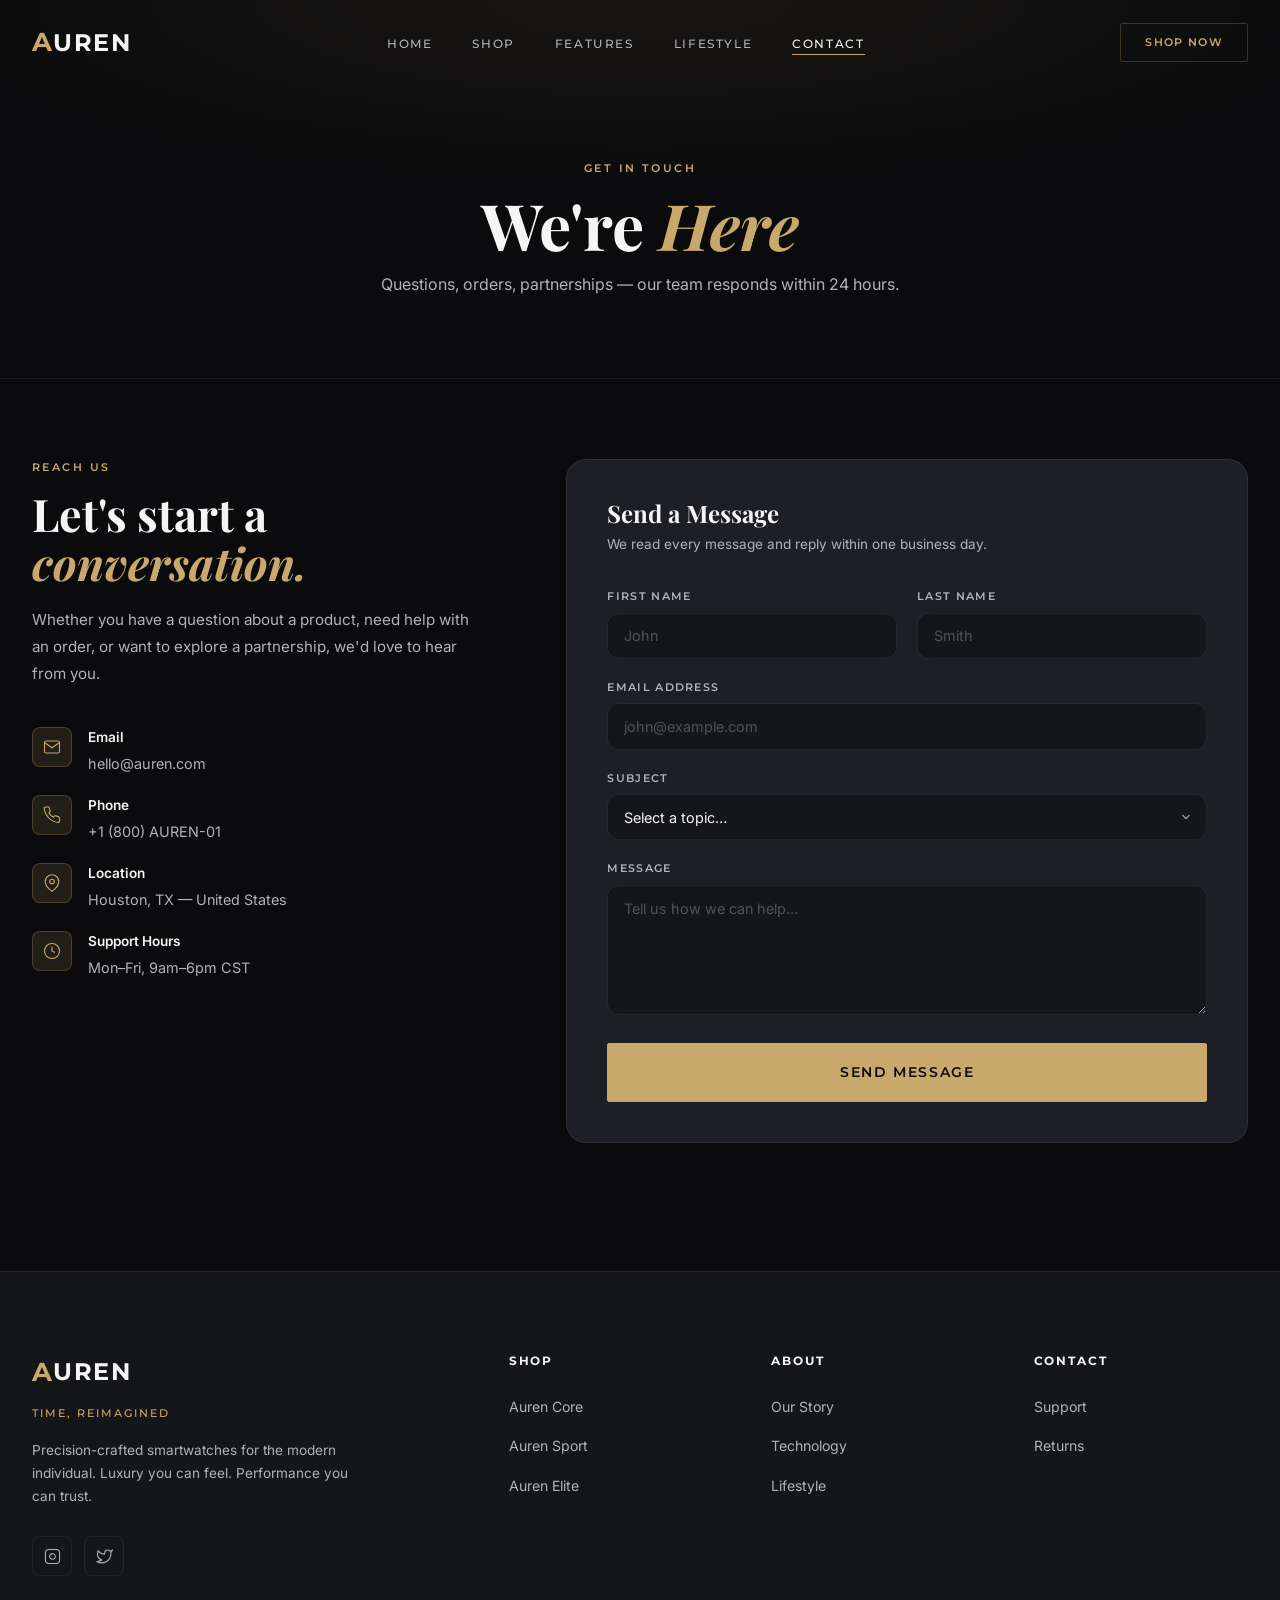
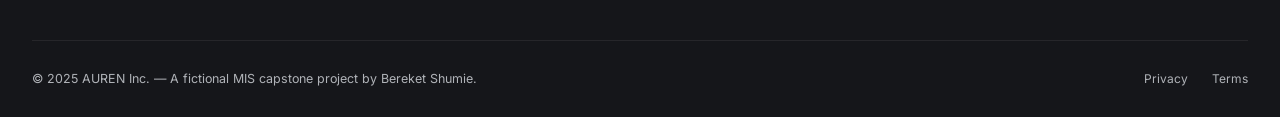
<file: contact.html>
<!DOCTYPE html>
<html lang="en">
<head>
  <meta charset="UTF-8" />
  <meta name="viewport" content="width=device-width, initial-scale=1.0" />
  <title>Contact — AUREN</title>
  <link rel="stylesheet" href="css/style.css" />
  <link rel="preconnect" href="https://fonts.googleapis.com" />
  <link rel="preconnect" href="https://fonts.gstatic.com" crossorigin />
  <link href="https://fonts.googleapis.com/css2?family=Playfair+Display:ital,wght@0,400;0,600;0,700;1,400&family=Montserrat:wght@300;400;500;600;700&family=Inter:wght@300;400;500&display=swap" rel="stylesheet" />
</head>
<body>
 
  <nav class="nav" id="navbar">
    <div class="nav__inner">
      <a href="index.html" class="nav__logo">
        <span class="nav__logo-mark">A</span>
        <span class="nav__logo-text">UREN</span>
      </a>
      <ul class="nav__links">
        <li><a href="index.html" class="nav__link">Home</a></li>
        <li><a href="shop.html" class="nav__link">Shop</a></li>
        <li><a href="features.html" class="nav__link">Features</a></li>
        <li><a href="lifestyle.html" class="nav__link">Lifestyle</a></li>
        <li><a href="contact.html" class="nav__link active">Contact</a></li>
      </ul>
      <div class="nav__actions">
        <a href="shop.html" class="btn btn--outline btn--sm">Shop Now</a>
        <button class="nav__hamburger" id="hamburger" aria-label="Toggle menu">
          <span></span><span></span><span></span>
        </button>
      </div>
    </div>
    <div class="nav__mobile" id="mobileMenu">
      <ul>
        <li><a href="index.html">Home</a></li>
        <li><a href="shop.html">Shop</a></li>
        <li><a href="features.html">Features</a></li>
        <li><a href="lifestyle.html">Lifestyle</a></li>
        <li><a href="contact.html">Contact</a></li>
      </ul>
    </div>
  </nav>
 
  <!-- PAGE HERO -->
  <div class="page-hero">
    <div class="container page-hero__inner">
      <p class="section__eyebrow">Get in Touch</p>
      <h1 class="page-hero__title">We're <em>Here</em></h1>
      <p class="page-hero__sub">Questions, orders, partnerships — our team responds within 24 hours.</p>
    </div>
  </div>
 
  <!-- CONTACT SECTION -->
  <section class="contact-section">
    <div class="container">
      <div class="contact-grid">
 
        <!-- Contact Info -->
        <div>
          <p class="section__eyebrow" style="text-align:left; margin-bottom: 0.75rem;">Reach Us</p>
          <h2 class="contact-info__title">Let's start a<br /><em>conversation.</em></h2>
          <p class="contact-info__desc">Whether you have a question about a product, need help with an order, or want to explore a partnership, we'd love to hear from you.</p>
 
          <div class="contact-detail">
            <div class="contact-detail__item">
              <div class="contact-detail__icon">
                <svg viewBox="0 0 24 24" fill="none" stroke="currentColor" stroke-width="1.5"><path d="M4 4h16c1.1 0 2 .9 2 2v12c0 1.1-.9 2-2 2H4c-1.1 0-2-.9-2-2V6c0-1.1.9-2 2-2z"/><polyline points="22,6 12,13 2,6"/></svg>
              </div>
              <div class="contact-detail__text">
                <strong>Email</strong>
                hello@auren.com
              </div>
            </div>
            <div class="contact-detail__item">
              <div class="contact-detail__icon">
                <svg viewBox="0 0 24 24" fill="none" stroke="currentColor" stroke-width="1.5"><path d="M22 16.92v3a2 2 0 0 1-2.18 2 19.79 19.79 0 0 1-8.63-3.07A19.5 19.5 0 0 1 4.69 12 19.79 19.79 0 0 1 1.61 3.41 2 2 0 0 1 3.6 1.25h3a2 2 0 0 1 2 1.72 12.84 12.84 0 0 0 .7 2.81 2 2 0 0 1-.45 2.11L7.91 9a16 16 0 0 0 6 6l.91-1.41a2 2 0 0 1 2.11-.45 12.84 12.84 0 0 0 2.81.7A2 2 0 0 1 21.75 16z"/></svg>
              </div>
              <div class="contact-detail__text">
                <strong>Phone</strong>
                +1 (800) AUREN-01
              </div>
            </div>
            <div class="contact-detail__item">
              <div class="contact-detail__icon">
                <svg viewBox="0 0 24 24" fill="none" stroke="currentColor" stroke-width="1.5"><path d="M21 10c0 7-9 13-9 13s-9-6-9-13a9 9 0 0 1 18 0z"/><circle cx="12" cy="10" r="3"/></svg>
              </div>
              <div class="contact-detail__text">
                <strong>Location</strong>
                Houston, TX — United States
              </div>
            </div>
            <div class="contact-detail__item">
              <div class="contact-detail__icon">
                <svg viewBox="0 0 24 24" fill="none" stroke="currentColor" stroke-width="1.5"><circle cx="12" cy="12" r="10"/><polyline points="12 6 12 12 16 14"/></svg>
              </div>
              <div class="contact-detail__text">
                <strong>Support Hours</strong>
                Mon–Fri, 9am–6pm CST
              </div>
            </div>
          </div>
        </div>
 
        <!-- Contact Form -->
        <div class="contact-form">
          <h3 style="font-family: var(--font-heading); font-size: 1.5rem; color: var(--text); margin-bottom: 0.5rem;">Send a Message</h3>
          <p style="font-size: 0.85rem; color: var(--text2); margin-bottom: 2rem;">We read every message and reply within one business day.</p>
 
          <form>
            <div class="form-row">
              <div class="form-group">
                <label for="fname">First Name</label>
                <input type="text" id="fname" name="fname" placeholder="John" required />
              </div>
              <div class="form-group">
                <label for="lname">Last Name</label>
                <input type="text" id="lname" name="lname" placeholder="Smith" required />
              </div>
            </div>
 
            <div class="form-group">
              <label for="email">Email Address</label>
              <input type="email" id="email" name="email" placeholder="john@example.com" required />
            </div>
 
            <div class="form-group">
              <label for="subject">Subject</label>
              <select id="subject" name="subject">
                <option value="" disabled selected>Select a topic…</option>
                <option value="order">Order Inquiry</option>
                <option value="product">Product Question</option>
                <option value="support">Technical Support</option>
                <option value="warranty">Warranty / Returns</option>
                <option value="partnership">Partnership</option>
                <option value="other">Other</option>
              </select>
            </div>
 
            <div class="form-group">
              <label for="message">Message</label>
              <textarea id="message" name="message" placeholder="Tell us how we can help…" required></textarea>
            </div>
 
            <button type="submit" class="btn btn--gold btn--lg form-submit">Send Message</button>
          </form>
        </div>
 
      </div>
    </div>
  </section>
 
  <!-- FOOTER -->
  <footer class="footer">
    <div class="container">
      <div class="footer__top">
        <div class="footer__brand">
          <a href="index.html" class="nav__logo footer__logo"><span class="nav__logo-mark">A</span><span class="nav__logo-text">UREN</span></a>
          <p class="footer__tagline">Time, Reimagined</p>
          <p class="footer__about">Precision-crafted smartwatches for the modern individual. Luxury you can feel. Performance you can trust.</p>
          <div class="footer__social">
            <a href="#" class="footer__social-link" aria-label="Instagram"><svg viewBox="0 0 24 24" fill="none" stroke="currentColor" stroke-width="1.5"><rect x="2" y="2" width="20" height="20" rx="5"/><path d="M16 11.37A4 4 0 1 1 12.63 8 4 4 0 0 1 16 11.37z"/><line x1="17.5" y1="6.5" x2="17.51" y2="6.5"/></svg></a>
            <a href="#" class="footer__social-link" aria-label="Twitter"><svg viewBox="0 0 24 24" fill="none" stroke="currentColor" stroke-width="1.5"><path d="M23 3a10.9 10.9 0 0 1-3.14 1.53 4.48 4.48 0 0 0-7.86 3v1A10.66 10.66 0 0 1 3 4s-4 9 5 13a11.64 11.64 0 0 1-7 2c9 5 20 0 20-11.5a4.5 4.5 0 0 0-.08-.83A7.72 7.72 0 0 0 23 3z"/></svg></a>
          </div>
        </div>
        <div class="footer__col">
          <h4 class="footer__col-title">Shop</h4>
          <ul class="footer__links"><li><a href="shop.html">Auren Core</a></li><li><a href="shop.html">Auren Sport</a></li><li><a href="shop.html">Auren Elite</a></li></ul>
        </div>
        <div class="footer__col">
          <h4 class="footer__col-title">About</h4>
          <ul class="footer__links"><li><a href="#">Our Story</a></li><li><a href="features.html">Technology</a></li><li><a href="lifestyle.html">Lifestyle</a></li></ul>
        </div>
        <div class="footer__col">
          <h4 class="footer__col-title">Contact</h4>
          <ul class="footer__links"><li><a href="contact.html">Support</a></li><li><a href="contact.html">Returns</a></li></ul>
        </div>
      </div>
      <div class="footer__bottom">
        <p class="footer__copy">© 2025 AUREN Inc. — A fictional MIS capstone project by Bereket Shumie.</p>
        <div class="footer__legal"><a href="#">Privacy</a><a href="#">Terms</a></div>
      </div>
    </div>
  </footer>
 
  <script src="js/main.js"></script>
</body>
</html>
</file>
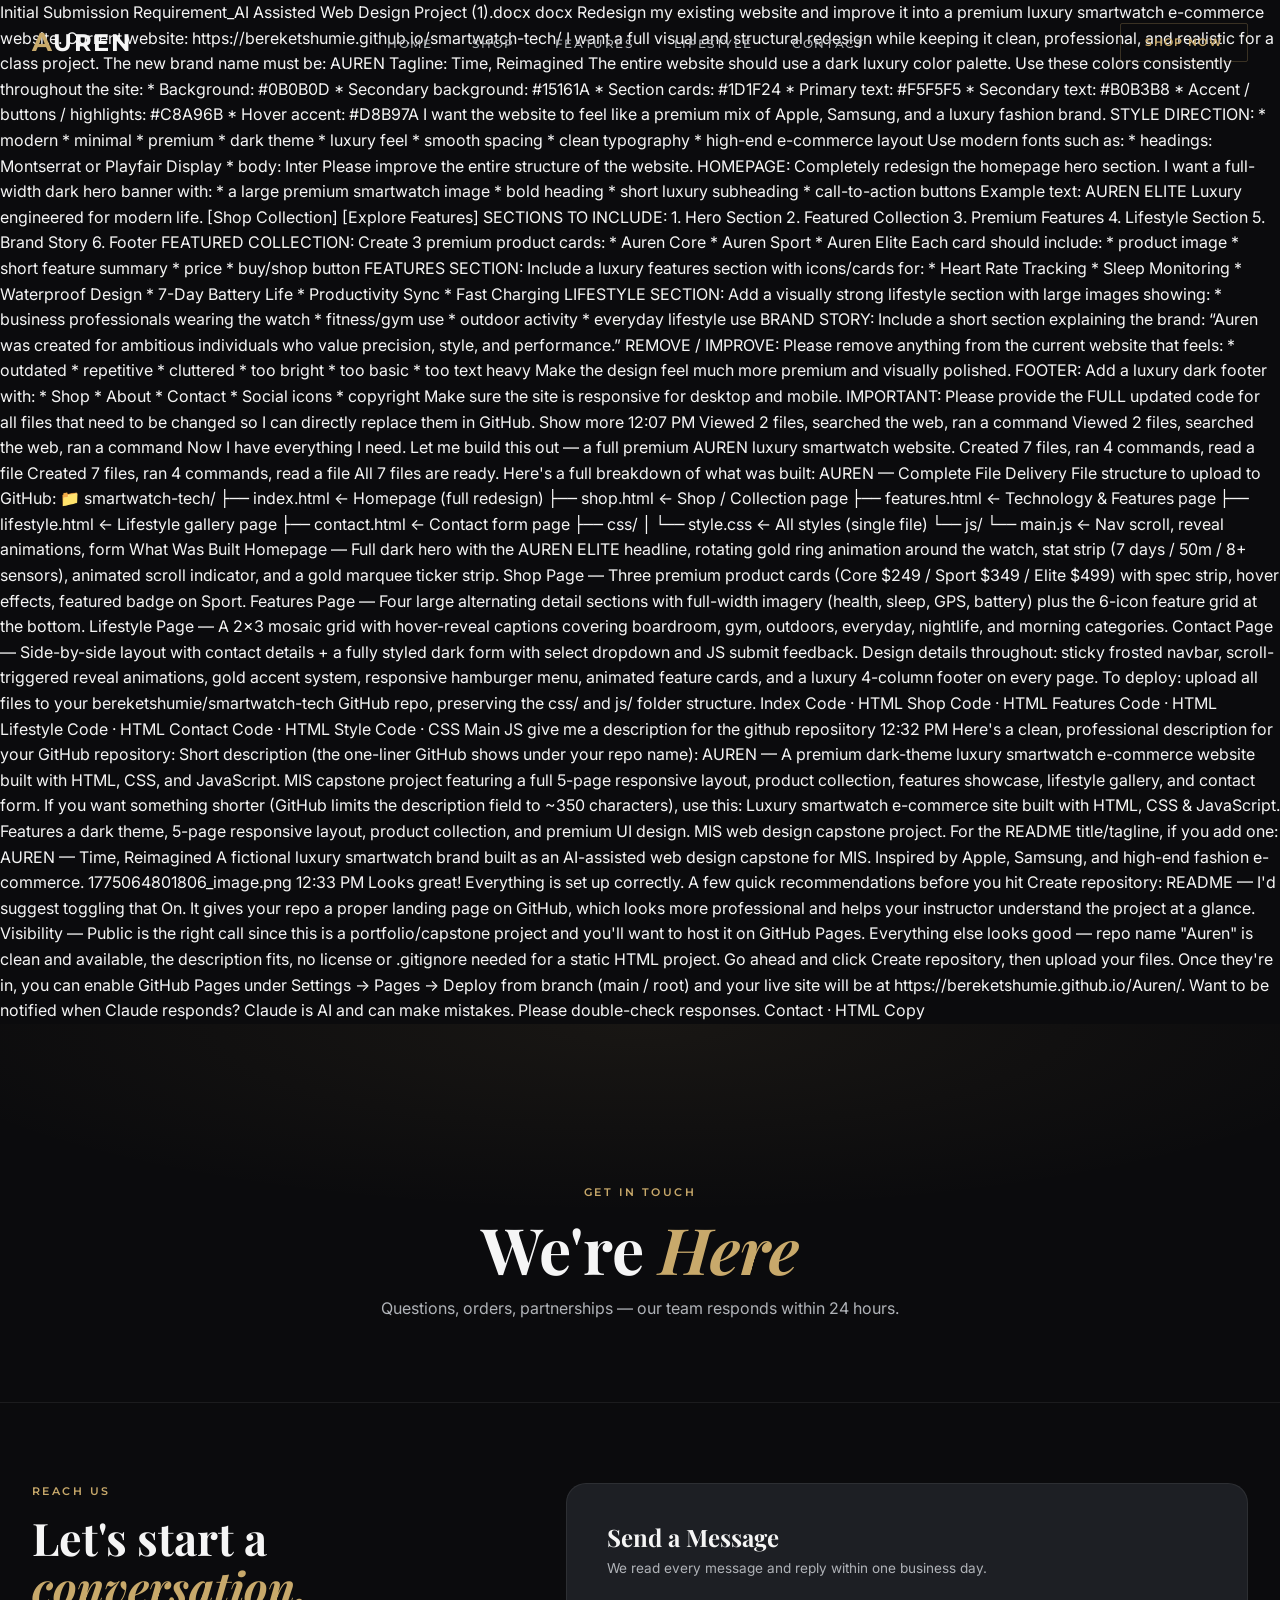
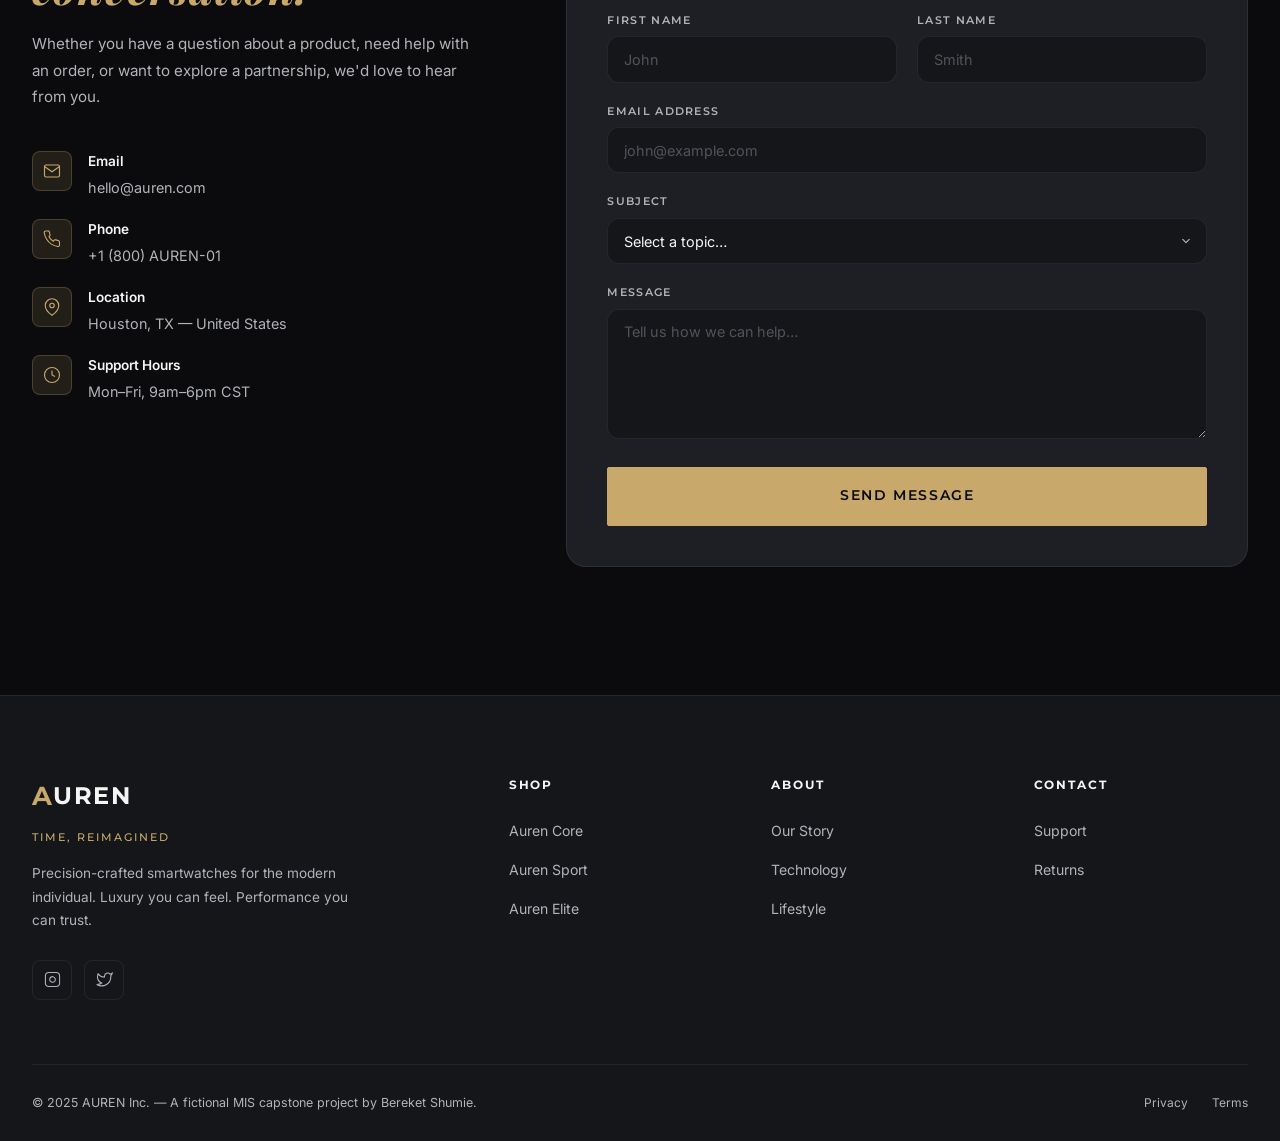
<file: Contact.html>
Initial Submission Requirement_AI Assisted Web Design Project (1).docx
docx

Redesign my existing website and improve it into a premium luxury smartwatch e-commerce website.
Current website: https://bereketshumie.github.io/smartwatch-tech/
I want a full visual and structural redesign while keeping it clean, professional, and realistic for a class project.
The new brand name must be:
AUREN
Tagline: Time, Reimagined
The entire website should use a dark luxury color palette.
Use these colors consistently throughout the site:
* Background: 
#0B0B0D
* Secondary background: 
#15161A
* Section cards: 
#1D1F24
* Primary text: 
#F5F5F5
* Secondary text: 
#B0B3B8
* Accent / buttons / highlights: 
#C8A96B
* Hover accent: 
#D8B97A
I want the website to feel like a premium mix of Apple, Samsung, and a luxury fashion brand.
STYLE DIRECTION:
* modern
* minimal
* premium
* dark theme
* luxury feel
* smooth spacing
* clean typography
* high-end e-commerce layout
Use modern fonts such as:
* headings: Montserrat or Playfair Display
* body: Inter
Please improve the entire structure of the website.
HOMEPAGE: Completely redesign the homepage hero section.
I want a full-width dark hero banner with:
* a large premium smartwatch image
* bold heading
* short luxury subheading
* call-to-action buttons
Example text: AUREN ELITE Luxury engineered for modern life. [Shop Collection] [Explore Features]
SECTIONS TO INCLUDE:
1. Hero Section
2. Featured Collection
3. Premium Features
4. Lifestyle Section
5. Brand Story
6. Footer
FEATURED COLLECTION: Create 3 premium product cards:
* Auren Core
* Auren Sport
* Auren Elite
Each card should include:
* product image
* short feature summary
* price
* buy/shop button
FEATURES SECTION: Include a luxury features section with icons/cards for:
* Heart Rate Tracking
* Sleep Monitoring
* Waterproof Design
* 7-Day Battery Life
* Productivity Sync
* Fast Charging
LIFESTYLE SECTION: Add a visually strong lifestyle section with large images showing:
* business professionals wearing the watch
* fitness/gym use
* outdoor activity
* everyday lifestyle use
BRAND STORY: Include a short section explaining the brand: “Auren was created for ambitious individuals who value precision, style, and performance.”
REMOVE / IMPROVE: Please remove anything from the current website that feels:
* outdated
* repetitive
* cluttered
* too bright
* too basic
* too text heavy
Make the design feel much more premium and visually polished.
FOOTER: Add a luxury dark footer with:
* Shop
* About
* Contact
* Social icons
* copyright
Make sure the site is responsive for desktop and mobile.
IMPORTANT: Please provide the FULL updated code for all files that need to be changed so I can directly replace them in GitHub.

Show more
12:07 PM

Viewed 2 files, searched the web, ran a command
Viewed 2 files, searched the web, ran a command
Now I have everything I need. Let me build this out — a full premium AUREN luxury smartwatch website.


Created 7 files, ran 4 commands, read a file
Created 7 files, ran 4 commands, read a file
All 7 files are ready. Here's a full breakdown of what was built:

AUREN — Complete File Delivery
File structure to upload to GitHub:

📁 smartwatch-tech/
├── index.html          ← Homepage (full redesign)
├── shop.html           ← Shop / Collection page
├── features.html       ← Technology & Features page
├── lifestyle.html      ← Lifestyle gallery page
├── contact.html        ← Contact form page
├── css/
│   └── style.css       ← All styles (single file)
└── js/
    └── main.js         ← Nav scroll, reveal animations, form
What Was Built
Homepage — Full dark hero with the AUREN ELITE headline, rotating gold ring animation around the watch, stat strip (7 days / 50m / 8+ sensors), animated scroll indicator, and a gold marquee ticker strip.

Shop Page — Three premium product cards (Core $249 / Sport $349 / Elite $499) with spec strip, hover effects, featured badge on Sport.

Features Page — Four large alternating detail sections with full-width imagery (health, sleep, GPS, battery) plus the 6-icon feature grid at the bottom.

Lifestyle Page — A 2×3 mosaic grid with hover-reveal captions covering boardroom, gym, outdoors, everyday, nightlife, and morning categories.

Contact Page — Side-by-side layout with contact details + a fully styled dark form with select dropdown and JS submit feedback.

Design details throughout: sticky frosted navbar, scroll-triggered reveal animations, gold accent system, responsive hamburger menu, animated feature cards, and a luxury 4-column footer on every page.

To deploy: upload all files to your bereketshumie/smartwatch-tech GitHub repo, preserving the css/ and js/ folder structure.

Index
Code · HTML 
Shop
Code · HTML 
Features
Code · HTML 
Lifestyle
Code · HTML 
Contact
Code · HTML 
Style
Code · CSS 
Main
JS 
give me a description for the github reposiitory

12:32 PM
Here's a clean, professional description for your GitHub repository:

Short description (the one-liner GitHub shows under your repo name):

AUREN — A premium dark-theme luxury smartwatch e-commerce website built with HTML, CSS, and JavaScript. MIS capstone project featuring a full 5-page responsive layout, product collection, features showcase, lifestyle gallery, and contact form.

If you want something shorter (GitHub limits the description field to ~350 characters), use this:

Luxury smartwatch e-commerce site built with HTML, CSS & JavaScript. Features a dark theme, 5-page responsive layout, product collection, and premium UI design. MIS web design capstone project.

For the README title/tagline, if you add one:

AUREN — Time, Reimagined A fictional luxury smartwatch brand built as an AI-assisted web design capstone for MIS. Inspired by Apple, Samsung, and high-end fashion e-commerce.

1775064801806_image.png
12:33 PM
Looks great! Everything is set up correctly. A few quick recommendations before you hit Create repository:

README — I'd suggest toggling that On. It gives your repo a proper landing page on GitHub, which looks more professional and helps your instructor understand the project at a glance.

Visibility — Public is the right call since this is a portfolio/capstone project and you'll want to host it on GitHub Pages.

Everything else looks good — repo name "Auren" is clean and available, the description fits, no license or .gitignore needed for a static HTML project.

Go ahead and click Create repository, then upload your files. Once they're in, you can enable GitHub Pages under Settings → Pages → Deploy from branch (main / root) and your live site will be at https://bereketshumie.github.io/Auren/.



Want to be notified when Claude responds?




Claude is AI and can make mistakes. Please double-check responses.
Contact · HTML
Copy

<!DOCTYPE html>
<html lang="en">
<head>
  <meta charset="UTF-8" />
  <meta name="viewport" content="width=device-width, initial-scale=1.0" />
  <title>Contact — AUREN</title>
  <link rel="stylesheet" href="css/style.css" />
  <link rel="preconnect" href="https://fonts.googleapis.com" />
  <link rel="preconnect" href="https://fonts.gstatic.com" crossorigin />
  <link href="https://fonts.googleapis.com/css2?family=Playfair+Display:ital,wght@0,400;0,600;0,700;1,400&family=Montserrat:wght@300;400;500;600;700&family=Inter:wght@300;400;500&display=swap" rel="stylesheet" />
</head>
<body>
 
  <nav class="nav" id="navbar">
    <div class="nav__inner">
      <a href="index.html" class="nav__logo">
        <span class="nav__logo-mark">A</span>
        <span class="nav__logo-text">UREN</span>
      </a>
      <ul class="nav__links">
        <li><a href="index.html" class="nav__link">Home</a></li>
        <li><a href="shop.html" class="nav__link">Shop</a></li>
        <li><a href="features.html" class="nav__link">Features</a></li>
        <li><a href="lifestyle.html" class="nav__link">Lifestyle</a></li>
        <li><a href="contact.html" class="nav__link active">Contact</a></li>
      </ul>
      <div class="nav__actions">
        <a href="shop.html" class="btn btn--outline btn--sm">Shop Now</a>
        <button class="nav__hamburger" id="hamburger" aria-label="Toggle menu">
          <span></span><span></span><span></span>
        </button>
      </div>
    </div>
    <div class="nav__mobile" id="mobileMenu">
      <ul>
        <li><a href="index.html">Home</a></li>
        <li><a href="shop.html">Shop</a></li>
        <li><a href="features.html">Features</a></li>
        <li><a href="lifestyle.html">Lifestyle</a></li>
        <li><a href="contact.html">Contact</a></li>
      </ul>
    </div>
  </nav>
 
  <!-- PAGE HERO -->
  <div class="page-hero">
    <div class="container page-hero__inner">
      <p class="section__eyebrow">Get in Touch</p>
      <h1 class="page-hero__title">We're <em>Here</em></h1>
      <p class="page-hero__sub">Questions, orders, partnerships — our team responds within 24 hours.</p>
    </div>
  </div>
 
  <!-- CONTACT SECTION -->
  <section class="contact-section">
    <div class="container">
      <div class="contact-grid">
 
        <!-- Contact Info -->
        <div>
          <p class="section__eyebrow" style="text-align:left; margin-bottom: 0.75rem;">Reach Us</p>
          <h2 class="contact-info__title">Let's start a<br /><em>conversation.</em></h2>
          <p class="contact-info__desc">Whether you have a question about a product, need help with an order, or want to explore a partnership, we'd love to hear from you.</p>
 
          <div class="contact-detail">
            <div class="contact-detail__item">
              <div class="contact-detail__icon">
                <svg viewBox="0 0 24 24" fill="none" stroke="currentColor" stroke-width="1.5"><path d="M4 4h16c1.1 0 2 .9 2 2v12c0 1.1-.9 2-2 2H4c-1.1 0-2-.9-2-2V6c0-1.1.9-2 2-2z"/><polyline points="22,6 12,13 2,6"/></svg>
              </div>
              <div class="contact-detail__text">
                <strong>Email</strong>
                hello@auren.com
              </div>
            </div>
            <div class="contact-detail__item">
              <div class="contact-detail__icon">
                <svg viewBox="0 0 24 24" fill="none" stroke="currentColor" stroke-width="1.5"><path d="M22 16.92v3a2 2 0 0 1-2.18 2 19.79 19.79 0 0 1-8.63-3.07A19.5 19.5 0 0 1 4.69 12 19.79 19.79 0 0 1 1.61 3.41 2 2 0 0 1 3.6 1.25h3a2 2 0 0 1 2 1.72 12.84 12.84 0 0 0 .7 2.81 2 2 0 0 1-.45 2.11L7.91 9a16 16 0 0 0 6 6l.91-1.41a2 2 0 0 1 2.11-.45 12.84 12.84 0 0 0 2.81.7A2 2 0 0 1 21.75 16z"/></svg>
              </div>
              <div class="contact-detail__text">
                <strong>Phone</strong>
                +1 (800) AUREN-01
              </div>
            </div>
            <div class="contact-detail__item">
              <div class="contact-detail__icon">
                <svg viewBox="0 0 24 24" fill="none" stroke="currentColor" stroke-width="1.5"><path d="M21 10c0 7-9 13-9 13s-9-6-9-13a9 9 0 0 1 18 0z"/><circle cx="12" cy="10" r="3"/></svg>
              </div>
              <div class="contact-detail__text">
                <strong>Location</strong>
                Houston, TX — United States
              </div>
            </div>
            <div class="contact-detail__item">
              <div class="contact-detail__icon">
                <svg viewBox="0 0 24 24" fill="none" stroke="currentColor" stroke-width="1.5"><circle cx="12" cy="12" r="10"/><polyline points="12 6 12 12 16 14"/></svg>
              </div>
              <div class="contact-detail__text">
                <strong>Support Hours</strong>
                Mon–Fri, 9am–6pm CST
              </div>
            </div>
          </div>
        </div>
 
        <!-- Contact Form -->
        <div class="contact-form">
          <h3 style="font-family: var(--font-heading); font-size: 1.5rem; color: var(--text); margin-bottom: 0.5rem;">Send a Message</h3>
          <p style="font-size: 0.85rem; color: var(--text2); margin-bottom: 2rem;">We read every message and reply within one business day.</p>
 
          <form>
            <div class="form-row">
              <div class="form-group">
                <label for="fname">First Name</label>
                <input type="text" id="fname" name="fname" placeholder="John" required />
              </div>
              <div class="form-group">
                <label for="lname">Last Name</label>
                <input type="text" id="lname" name="lname" placeholder="Smith" required />
              </div>
            </div>
 
            <div class="form-group">
              <label for="email">Email Address</label>
              <input type="email" id="email" name="email" placeholder="john@example.com" required />
            </div>
 
            <div class="form-group">
              <label for="subject">Subject</label>
              <select id="subject" name="subject">
                <option value="" disabled selected>Select a topic…</option>
                <option value="order">Order Inquiry</option>
                <option value="product">Product Question</option>
                <option value="support">Technical Support</option>
                <option value="warranty">Warranty / Returns</option>
                <option value="partnership">Partnership</option>
                <option value="other">Other</option>
              </select>
            </div>
 
            <div class="form-group">
              <label for="message">Message</label>
              <textarea id="message" name="message" placeholder="Tell us how we can help…" required></textarea>
            </div>
 
            <button type="submit" class="btn btn--gold btn--lg form-submit">Send Message</button>
          </form>
        </div>
 
      </div>
    </div>
  </section>
 
  <!-- FOOTER -->
  <footer class="footer">
    <div class="container">
      <div class="footer__top">
        <div class="footer__brand">
          <a href="index.html" class="nav__logo footer__logo"><span class="nav__logo-mark">A</span><span class="nav__logo-text">UREN</span></a>
          <p class="footer__tagline">Time, Reimagined</p>
          <p class="footer__about">Precision-crafted smartwatches for the modern individual. Luxury you can feel. Performance you can trust.</p>
          <div class="footer__social">
            <a href="#" class="footer__social-link" aria-label="Instagram"><svg viewBox="0 0 24 24" fill="none" stroke="currentColor" stroke-width="1.5"><rect x="2" y="2" width="20" height="20" rx="5"/><path d="M16 11.37A4 4 0 1 1 12.63 8 4 4 0 0 1 16 11.37z"/><line x1="17.5" y1="6.5" x2="17.51" y2="6.5"/></svg></a>
            <a href="#" class="footer__social-link" aria-label="Twitter"><svg viewBox="0 0 24 24" fill="none" stroke="currentColor" stroke-width="1.5"><path d="M23 3a10.9 10.9 0 0 1-3.14 1.53 4.48 4.48 0 0 0-7.86 3v1A10.66 10.66 0 0 1 3 4s-4 9 5 13a11.64 11.64 0 0 1-7 2c9 5 20 0 20-11.5a4.5 4.5 0 0 0-.08-.83A7.72 7.72 0 0 0 23 3z"/></svg></a>
          </div>
        </div>
        <div class="footer__col">
          <h4 class="footer__col-title">Shop</h4>
          <ul class="footer__links"><li><a href="shop.html">Auren Core</a></li><li><a href="shop.html">Auren Sport</a></li><li><a href="shop.html">Auren Elite</a></li></ul>
        </div>
        <div class="footer__col">
          <h4 class="footer__col-title">About</h4>
          <ul class="footer__links"><li><a href="#">Our Story</a></li><li><a href="features.html">Technology</a></li><li><a href="lifestyle.html">Lifestyle</a></li></ul>
        </div>
        <div class="footer__col">
          <h4 class="footer__col-title">Contact</h4>
          <ul class="footer__links"><li><a href="contact.html">Support</a></li><li><a href="contact.html">Returns</a></li></ul>
        </div>
      </div>
      <div class="footer__bottom">
        <p class="footer__copy">© 2025 AUREN Inc. — A fictional MIS capstone project by Bereket Shumie.</p>
        <div class="footer__legal"><a href="#">Privacy</a><a href="#">Terms</a></div>
      </div>
    </div>
  </footer>
 
  <script src="js/main.js"></script>
</body>
</html>
</file>
<file: css/style.css>
/* ══════════════════════════════════════════════════
   AUREN — Time, Reimagined
   Premium Luxury Smartwatch CSS
   ══════════════════════════════════════════════════ */

/* ─── CSS VARIABLES ─────────────────────────────── */
:root {
  --bg:          #0B0B0D;
  --bg2:         #15161A;
  --card:        #1D1F24;
  --text:        #F5F5F5;
  --text2:       #B0B3B8;
  --gold:        #C8A96B;
  --gold-hover:  #D8B97A;
  --gold-dim:    rgba(200,169,107,0.12);
  --gold-border: rgba(200,169,107,0.25);
  --border:      rgba(255,255,255,0.07);
  --shadow:      0 24px 64px rgba(0,0,0,0.6);
  --shadow-sm:   0 8px 24px rgba(0,0,0,0.4);

  --font-heading: 'Playfair Display', Georgia, serif;
  --font-display: 'Montserrat', sans-serif;
  --font-body:    'Inter', system-ui, sans-serif;

  --radius:    12px;
  --radius-lg: 20px;
  --transition: 0.35s cubic-bezier(0.25,0.46,0.45,0.94);
  --max-w: 1280px;
}

/* ─── RESET & BASE ───────────────────────────────── */
*, *::before, *::after { box-sizing: border-box; margin: 0; padding: 0; }

html { scroll-behavior: smooth; font-size: 16px; }

body {
  background-color: var(--bg);
  color: var(--text);
  font-family: var(--font-body);
  font-weight: 400;
  line-height: 1.6;
  overflow-x: hidden;
  -webkit-font-smoothing: antialiased;
}

a { text-decoration: none; color: inherit; }
img { display: block; width: 100%; object-fit: cover; }
ul { list-style: none; }
button { cursor: pointer; border: none; background: none; font: inherit; }

/* ─── TYPOGRAPHY ─────────────────────────────────── */
h1, h2, h3 { font-family: var(--font-heading); line-height: 1.1; }
h4, h5, .nav__link, .btn { font-family: var(--font-display); }

em { font-style: italic; color: var(--gold); }

/* ─── UTILITY ────────────────────────────────────── */
.container {
  width: 100%;
  max-width: var(--max-w);
  margin: 0 auto;
  padding: 0 2rem;
}

.section {
  padding: 7rem 0;
  position: relative;
}

.section__header {
  text-align: center;
  max-width: 640px;
  margin: 0 auto 4.5rem;
}

.section__eyebrow {
  font-family: var(--font-display);
  font-size: 0.7rem;
  font-weight: 600;
  letter-spacing: 0.22em;
  text-transform: uppercase;
  color: var(--gold);
  margin-bottom: 0.75rem;
}

.section__title {
  font-size: clamp(2.2rem, 4vw, 3.2rem);
  font-weight: 700;
  color: var(--text);
  margin-bottom: 1rem;
}

.section__subtitle {
  font-size: 1rem;
  color: var(--text2);
  line-height: 1.7;
}

/* ─── BUTTONS ────────────────────────────────────── */
.btn {
  display: inline-flex;
  align-items: center;
  gap: 0.5rem;
  padding: 0.85rem 2.2rem;
  font-family: var(--font-display);
  font-size: 0.78rem;
  font-weight: 600;
  letter-spacing: 0.12em;
  text-transform: uppercase;
  border-radius: 2px;
  transition: var(--transition);
  white-space: nowrap;
}

.btn--gold {
  background: var(--gold);
  color: #0B0B0D;
  border: 1.5px solid var(--gold);
}
.btn--gold:hover {
  background: var(--gold-hover);
  border-color: var(--gold-hover);
  transform: translateY(-1px);
  box-shadow: 0 8px 28px rgba(200,169,107,0.35);
}

.btn--ghost {
  background: transparent;
  color: var(--text);
  border: 1.5px solid var(--border);
}
.btn--ghost:hover {
  border-color: var(--gold-border);
  color: var(--gold);
  transform: translateY(-1px);
}

.btn--outline {
  background: transparent;
  color: var(--gold);
  border: 1.5px solid var(--gold-border);
}
.btn--outline:hover {
  background: var(--gold-dim);
  border-color: var(--gold);
  transform: translateY(-1px);
}

.btn--sm { padding: 0.6rem 1.5rem; font-size: 0.7rem; }
.btn--lg { padding: 1.1rem 3rem; font-size: 0.85rem; }

/* ─── SCROLL REVEAL ──────────────────────────────── */
.reveal {
  opacity: 0;
  transform: translateY(28px);
  transition: opacity 0.7s ease, transform 0.7s ease;
}
.reveal.visible {
  opacity: 1;
  transform: translateY(0);
}
.reveal--delay-1 { transition-delay: 0.1s; }
.reveal--delay-2 { transition-delay: 0.2s; }
.reveal--delay-3 { transition-delay: 0.3s; }
.reveal--delay-4 { transition-delay: 0.45s; }

/* ══════════════════════════════════════════════════
   NAVIGATION
   ══════════════════════════════════════════════════ */
.nav {
  position: fixed;
  top: 0;
  left: 0;
  width: 100%;
  z-index: 100;
  padding: 1.4rem 2rem;
  transition: background 0.4s ease, padding 0.4s ease, border-color 0.4s ease;
  border-bottom: 1px solid transparent;
}

.nav.scrolled {
  background: rgba(11,11,13,0.94);
  backdrop-filter: blur(16px);
  -webkit-backdrop-filter: blur(16px);
  padding: 0.9rem 2rem;
  border-bottom-color: var(--border);
}

.nav__inner {
  display: flex;
  align-items: center;
  justify-content: space-between;
  max-width: var(--max-w);
  margin: 0 auto;
  gap: 2rem;
}

.nav__logo {
  display: flex;
  align-items: center;
  gap: 0;
  font-family: var(--font-display);
  font-weight: 700;
  font-size: 1.5rem;
  letter-spacing: 0.06em;
  color: var(--text);
  flex-shrink: 0;
}

.nav__logo-mark {
  color: var(--gold);
  font-size: 1.6rem;
}

.nav__links {
  display: flex;
  align-items: center;
  gap: 2.5rem;
}

.nav__link {
  font-size: 0.72rem;
  font-weight: 500;
  letter-spacing: 0.14em;
  text-transform: uppercase;
  color: var(--text2);
  transition: color var(--transition);
  position: relative;
}

.nav__link::after {
  content: '';
  position: absolute;
  bottom: -4px;
  left: 0;
  width: 0;
  height: 1px;
  background: var(--gold);
  transition: width var(--transition);
}

.nav__link:hover,
.nav__link.active {
  color: var(--text);
}

.nav__link:hover::after,
.nav__link.active::after {
  width: 100%;
}

.nav__actions {
  display: flex;
  align-items: center;
  gap: 1rem;
}

/* Hamburger */
.nav__hamburger {
  display: none;
  flex-direction: column;
  gap: 5px;
  padding: 4px;
}
.nav__hamburger span {
  display: block;
  width: 22px;
  height: 1.5px;
  background: var(--text);
  transition: var(--transition);
}
.nav__hamburger.open span:nth-child(1) { transform: translateY(6.5px) rotate(45deg); }
.nav__hamburger.open span:nth-child(2) { opacity: 0; }
.nav__hamburger.open span:nth-child(3) { transform: translateY(-6.5px) rotate(-45deg); }

/* Mobile menu */
.nav__mobile {
  display: none;
  background: rgba(11,11,13,0.97);
  backdrop-filter: blur(16px);
  padding: 1.5rem 2rem 2rem;
  border-top: 1px solid var(--border);
}
.nav__mobile.open { display: block; }
.nav__mobile ul { display: flex; flex-direction: column; gap: 0; }
.nav__mobile a {
  display: block;
  padding: 1rem 0;
  font-family: var(--font-display);
  font-size: 0.85rem;
  font-weight: 500;
  letter-spacing: 0.1em;
  text-transform: uppercase;
  color: var(--text2);
  border-bottom: 1px solid var(--border);
  transition: color var(--transition);
}
.nav__mobile a:hover { color: var(--gold); }

/* ══════════════════════════════════════════════════
   HERO
   ══════════════════════════════════════════════════ */
.hero {
  min-height: 100svh;
  display: flex;
  align-items: center;
  position: relative;
  overflow: hidden;
  background: var(--bg);
  padding-top: 5rem;
}

.hero__bg-grid {
  position: absolute;
  inset: 0;
  background-image:
    linear-gradient(rgba(200,169,107,0.03) 1px, transparent 1px),
    linear-gradient(90deg, rgba(200,169,107,0.03) 1px, transparent 1px);
  background-size: 80px 80px;
  pointer-events: none;
}

.hero__glow {
  position: absolute;
  width: 600px;
  height: 600px;
  border-radius: 50%;
  pointer-events: none;
  filter: blur(120px);
}
.hero__glow--left {
  top: 10%;
  left: -200px;
  background: radial-gradient(ellipse, rgba(200,169,107,0.08) 0%, transparent 70%);
}
.hero__glow--right {
  bottom: 10%;
  right: -200px;
  background: radial-gradient(ellipse, rgba(200,169,107,0.06) 0%, transparent 70%);
}

.hero__inner {
  position: relative;
  z-index: 2;
  max-width: var(--max-w);
  width: 100%;
  margin: 0 auto;
  padding: 0 2rem;
  display: grid;
  grid-template-columns: 1fr 1fr;
  gap: 4rem;
  align-items: center;
}

.hero__eyebrow {
  font-family: var(--font-display);
  font-size: 0.68rem;
  font-weight: 600;
  letter-spacing: 0.25em;
  text-transform: uppercase;
  color: var(--gold);
  margin-bottom: 1.2rem;
}

.hero__title {
  font-size: clamp(4rem, 8vw, 7.5rem);
  font-weight: 700;
  line-height: 0.95;
  letter-spacing: -0.02em;
  color: var(--text);
  margin-bottom: 1.5rem;
}

.hero__title em {
  display: block;
  font-size: 0.7em;
  font-weight: 400;
  letter-spacing: 0.04em;
}

.hero__subtitle {
  font-size: clamp(1.1rem, 1.8vw, 1.35rem);
  color: var(--text2);
  line-height: 1.5;
  margin-bottom: 2.5rem;
  font-weight: 300;
}

.hero__actions {
  display: flex;
  flex-wrap: wrap;
  gap: 1rem;
  margin-bottom: 3rem;
}

.hero__stats {
  display: flex;
  align-items: center;
  gap: 1.5rem;
}

.hero__stat {
  display: flex;
  flex-direction: column;
  gap: 0.25rem;
}

.hero__stat-num {
  font-family: var(--font-display);
  font-size: 1.6rem;
  font-weight: 700;
  color: var(--text);
  line-height: 1;
}

.hero__stat-label {
  font-size: 0.65rem;
  font-weight: 500;
  letter-spacing: 0.1em;
  text-transform: uppercase;
  color: var(--text2);
}

.hero__stat-divider {
  width: 1px;
  height: 32px;
  background: var(--border);
}

/* Watch visual */
.hero__visual {
  display: flex;
  justify-content: center;
  align-items: center;
  position: relative;
}

.hero__watch-wrap {
  position: relative;
  width: 100%;
  max-width: 440px;
}

.hero__watch-ring {
  position: absolute;
  inset: -5%;
  border-radius: 50%;
  border: 1px solid var(--gold-border);
  animation: rotateSlow 20s linear infinite;
  pointer-events: none;
}
.hero__watch-ring::before {
  content: '';
  position: absolute;
  top: 10%;
  left: -4px;
  width: 8px;
  height: 8px;
  background: var(--gold);
  border-radius: 50%;
}

@keyframes rotateSlow {
  to { transform: rotate(360deg); }
}

.hero__watch-img {
  width: 100%;
  border-radius: var(--radius-lg);
  object-fit: cover;
  aspect-ratio: 1 / 1;
  box-shadow: var(--shadow);
  transition: transform 0.8s ease;
}

.hero__watch-wrap:hover .hero__watch-img {
  transform: scale(1.02);
}

.hero__watch-badge {
  position: absolute;
  top: 1.5rem;
  right: 1.5rem;
  background: var(--gold);
  color: #0B0B0D;
  border-radius: 50%;
  width: 64px;
  height: 64px;
  display: flex;
  flex-direction: column;
  align-items: center;
  justify-content: center;
  font-family: var(--font-display);
  font-size: 0.58rem;
  font-weight: 700;
  letter-spacing: 0.05em;
  text-transform: uppercase;
  gap: 2px;
  box-shadow: 0 4px 16px rgba(200,169,107,0.45);
}

/* Scroll indicator */
.hero__scroll {
  position: absolute;
  bottom: 2.5rem;
  left: 50%;
  transform: translateX(-50%);
  display: flex;
  flex-direction: column;
  align-items: center;
  gap: 0.75rem;
  font-family: var(--font-display);
  font-size: 0.6rem;
  font-weight: 500;
  letter-spacing: 0.2em;
  text-transform: uppercase;
  color: var(--text2);
}

.hero__scroll-line {
  width: 1px;
  height: 50px;
  background: linear-gradient(to bottom, var(--gold), transparent);
  animation: scrollDrop 1.8s ease-in-out infinite;
}

@keyframes scrollDrop {
  0%  { transform: scaleY(0); transform-origin: top; opacity: 1; }
  50% { transform: scaleY(1); transform-origin: top; opacity: 1; }
  100%{ transform: scaleY(1); transform-origin: bottom; opacity: 0; }
}

/* ══════════════════════════════════════════════════
   MARQUEE
   ══════════════════════════════════════════════════ */
.marquee {
  background: var(--bg2);
  border-top: 1px solid var(--border);
  border-bottom: 1px solid var(--border);
  overflow: hidden;
  padding: 1rem 0;
}

.marquee__track {
  display: flex;
  align-items: center;
  gap: 2.5rem;
  white-space: nowrap;
  font-family: var(--font-display);
  font-size: 0.68rem;
  font-weight: 600;
  letter-spacing: 0.16em;
  text-transform: uppercase;
  color: var(--text2);
  animation: marqueeScroll 28s linear infinite;
}

.marquee__dot { color: var(--gold); font-size: 0.5rem; }

@keyframes marqueeScroll {
  from { transform: translateX(0); }
  to   { transform: translateX(-50%); }
}

/* ══════════════════════════════════════════════════
   COLLECTION
   ══════════════════════════════════════════════════ */
.collection { background: var(--bg); }

.collection__grid {
  display: grid;
  grid-template-columns: repeat(3, 1fr);
  gap: 1.5rem;
}

.product-card {
  background: var(--card);
  border-radius: var(--radius-lg);
  border: 1px solid var(--border);
  overflow: hidden;
  transition: transform var(--transition), box-shadow var(--transition), border-color var(--transition);
}

.product-card:hover {
  transform: translateY(-6px);
  box-shadow: var(--shadow);
  border-color: var(--gold-border);
}

.product-card--featured {
  border-color: var(--gold-border);
  position: relative;
}

.product-card--featured::before {
  content: '';
  position: absolute;
  inset: 0;
  background: linear-gradient(135deg, rgba(200,169,107,0.06), transparent 60%);
  pointer-events: none;
  border-radius: var(--radius-lg);
  z-index: 1;
}

.product-card__img-wrap {
  position: relative;
  height: 280px;
  overflow: hidden;
}

.product-card__img {
  width: 100%;
  height: 100%;
  transition: transform 0.6s ease;
}

.product-card:hover .product-card__img {
  transform: scale(1.05);
}

.product-card__overlay {
  position: absolute;
  inset: 0;
  background: linear-gradient(to top, rgba(11,11,13,0.9) 0%, transparent 60%);
}

.product-card__tag {
  position: absolute;
  top: 1.2rem;
  left: 1.2rem;
  z-index: 2;
  font-family: var(--font-display);
  font-size: 0.6rem;
  font-weight: 600;
  letter-spacing: 0.14em;
  text-transform: uppercase;
  background: rgba(255,255,255,0.1);
  backdrop-filter: blur(8px);
  color: var(--text);
  padding: 0.35rem 0.9rem;
  border-radius: 2px;
  border: 1px solid var(--border);
}

.product-card__tag--gold {
  background: var(--gold);
  color: #0B0B0D;
  border-color: var(--gold);
}

.product-card__body {
  padding: 1.75rem;
  position: relative;
  z-index: 2;
}

.product-card__category {
  font-family: var(--font-display);
  font-size: 0.62rem;
  font-weight: 600;
  letter-spacing: 0.18em;
  text-transform: uppercase;
  color: var(--gold);
  margin-bottom: 0.3rem;
}

.product-card__name {
  font-family: var(--font-heading);
  font-size: 1.9rem;
  font-weight: 700;
  color: var(--text);
  margin-bottom: 0.75rem;
  line-height: 1;
}

.product-card__desc {
  font-size: 0.87rem;
  color: var(--text2);
  line-height: 1.65;
  margin-bottom: 1.25rem;
}

.product-card__features {
  display: flex;
  flex-direction: column;
  gap: 0.45rem;
  margin-bottom: 1.5rem;
}

.product-card__features li {
  font-size: 0.78rem;
  color: var(--text2);
  padding-left: 1rem;
  position: relative;
}

.product-card__features li::before {
  content: '—';
  position: absolute;
  left: 0;
  color: var(--gold);
  font-size: 0.7rem;
}

.product-card__footer {
  display: flex;
  align-items: center;
  justify-content: space-between;
  padding-top: 1.25rem;
  border-top: 1px solid var(--border);
}

.product-card__price {
  font-family: var(--font-display);
  font-size: 1.5rem;
  font-weight: 700;
  color: var(--text);
}

.collection__cta {
  text-align: center;
  margin-top: 3rem;
}

/* ══════════════════════════════════════════════════
   FEATURES
   ══════════════════════════════════════════════════ */
.features {
  background: var(--bg2);
  overflow: hidden;
}

.features__bg {
  position: absolute;
  inset: 0;
  background-image: radial-gradient(ellipse 80% 50% at 50% 0%, rgba(200,169,107,0.05), transparent);
  pointer-events: none;
}

.features__grid {
  display: grid;
  grid-template-columns: repeat(3, 1fr);
  gap: 1.5rem;
}

.feature-card {
  background: var(--card);
  border: 1px solid var(--border);
  border-radius: var(--radius);
  padding: 2rem;
  transition: transform var(--transition), border-color var(--transition), box-shadow var(--transition);
}

.feature-card:hover {
  transform: translateY(-4px);
  border-color: var(--gold-border);
  box-shadow: var(--shadow-sm);
}

.feature-card__icon {
  width: 48px;
  height: 48px;
  background: var(--gold-dim);
  border: 1px solid var(--gold-border);
  border-radius: 10px;
  display: flex;
  align-items: center;
  justify-content: center;
  margin-bottom: 1.25rem;
}

.feature-card__icon svg {
  width: 22px;
  height: 22px;
  color: var(--gold);
}

.feature-card__title {
  font-family: var(--font-display);
  font-size: 0.95rem;
  font-weight: 600;
  letter-spacing: 0.04em;
  color: var(--text);
  margin-bottom: 0.6rem;
}

.feature-card__desc {
  font-size: 0.85rem;
  color: var(--text2);
  line-height: 1.65;
}

/* ══════════════════════════════════════════════════
   LIFESTYLE
   ══════════════════════════════════════════════════ */
.lifestyle { background: var(--bg); }

.lifestyle__mosaic {
  display: grid;
  grid-template-columns: 1.2fr 1fr 1fr;
  grid-template-rows: 280px 280px;
  gap: 8px;
  margin: 0 0 3rem;
}

.lifestyle__item {
  position: relative;
  overflow: hidden;
  cursor: pointer;
}

.lifestyle__item img {
  width: 100%;
  height: 100%;
  object-fit: cover;
  transition: transform 0.65s ease;
  filter: brightness(0.7) saturate(0.8);
}

.lifestyle__item:hover img {
  transform: scale(1.06);
  filter: brightness(0.85) saturate(1);
}

.lifestyle__item--tall {
  grid-row: 1 / 3;
}

.lifestyle__item--wide {
  grid-column: 2 / 4;
}

.lifestyle__caption {
  position: absolute;
  bottom: 0;
  left: 0;
  right: 0;
  padding: 1.5rem;
  background: linear-gradient(to top, rgba(0,0,0,0.75), transparent);
  transform: translateY(4px);
  opacity: 0;
  transition: opacity var(--transition), transform var(--transition);
}

.lifestyle__item:hover .lifestyle__caption {
  opacity: 1;
  transform: translateY(0);
}

.lifestyle__caption span {
  font-family: var(--font-display);
  font-size: 0.72rem;
  font-weight: 600;
  letter-spacing: 0.16em;
  text-transform: uppercase;
  color: var(--gold);
}

.lifestyle__cta {
  text-align: center;
}

/* ══════════════════════════════════════════════════
   BRAND STORY
   ══════════════════════════════════════════════════ */
.brand-story {
  background: var(--bg2);
  overflow: hidden;
}

.brand-story__bg {
  position: absolute;
  inset: 0;
  background: radial-gradient(ellipse 60% 70% at 0% 50%, rgba(200,169,107,0.04), transparent);
  pointer-events: none;
}

.brand-story__inner {
  display: grid;
  grid-template-columns: 1fr 1.5fr;
  gap: 5rem;
  align-items: start;
  position: relative;
  z-index: 1;
}

.brand-story__line {
  width: 40px;
  height: 2px;
  background: var(--gold);
  margin-bottom: 1.5rem;
}

.brand-story__title {
  font-size: clamp(2.4rem, 4vw, 3.6rem);
  font-weight: 700;
  color: var(--text);
  line-height: 1.1;
  margin: 0.5rem 0 2.5rem;
}

.brand-story__quote {
  font-family: var(--font-heading);
  font-size: clamp(1.2rem, 2vw, 1.6rem);
  font-style: italic;
  color: var(--text);
  line-height: 1.5;
  border-left: 2px solid var(--gold);
  padding-left: 1.5rem;
  margin-bottom: 1.75rem;
}

.brand-story__body {
  font-size: 0.95rem;
  color: var(--text2);
  line-height: 1.75;
  margin-bottom: 1.25rem;
}

.brand-story__values {
  display: flex;
  gap: 2.5rem;
  padding-top: 1.75rem;
  border-top: 1px solid var(--border);
  margin-top: 0.5rem;
}

.brand-story__value {
  display: flex;
  flex-direction: column;
  gap: 0.25rem;
  font-family: var(--font-display);
  font-size: 0.85rem;
  font-weight: 600;
  letter-spacing: 0.08em;
  text-transform: uppercase;
  color: var(--text);
}

.brand-story__value-num {
  font-size: 0.65rem;
  color: var(--gold);
  letter-spacing: 0.14em;
}

/* ══════════════════════════════════════════════════
   CTA BANNER
   ══════════════════════════════════════════════════ */
.cta-banner {
  background: var(--bg);
  padding: 7rem 0;
  text-align: center;
  position: relative;
  overflow: hidden;
  border-top: 1px solid var(--border);
  border-bottom: 1px solid var(--border);
}

.cta-banner__glow {
  position: absolute;
  inset: 0;
  background: radial-gradient(ellipse 70% 80% at 50% 50%, rgba(200,169,107,0.08), transparent);
  pointer-events: none;
}

.cta-banner__inner {
  position: relative;
  z-index: 1;
}

.cta-banner__title {
  font-size: clamp(2.4rem, 5vw, 4.5rem);
  font-weight: 700;
  color: var(--text);
  line-height: 1.1;
  margin-bottom: 1rem;
}

.cta-banner__sub {
  font-size: 0.9rem;
  color: var(--text2);
  margin-bottom: 2.5rem;
  letter-spacing: 0.04em;
}

/* ══════════════════════════════════════════════════
   FOOTER
   ══════════════════════════════════════════════════ */
.footer {
  background: var(--bg2);
  border-top: 1px solid var(--border);
  padding-top: 5rem;
}

.footer__top {
  display: grid;
  grid-template-columns: 2fr 1fr 1fr 1fr;
  gap: 3rem;
  padding-bottom: 4rem;
  border-bottom: 1px solid var(--border);
}

.footer__logo {
  margin-bottom: 0.75rem;
}

.footer__tagline {
  font-family: var(--font-display);
  font-size: 0.7rem;
  font-weight: 500;
  letter-spacing: 0.18em;
  text-transform: uppercase;
  color: var(--gold);
  margin-bottom: 1rem;
}

.footer__about {
  font-size: 0.85rem;
  color: var(--text2);
  line-height: 1.7;
  max-width: 320px;
  margin-bottom: 1.75rem;
}

.footer__social {
  display: flex;
  gap: 0.75rem;
}

.footer__social-link {
  width: 40px;
  height: 40px;
  border: 1px solid var(--border);
  border-radius: 8px;
  display: flex;
  align-items: center;
  justify-content: center;
  color: var(--text2);
  transition: border-color var(--transition), color var(--transition), background var(--transition);
}

.footer__social-link:hover {
  border-color: var(--gold);
  color: var(--gold);
  background: var(--gold-dim);
}

.footer__social-link svg {
  width: 17px;
  height: 17px;
}

.footer__col-title {
  font-family: var(--font-display);
  font-size: 0.72rem;
  font-weight: 700;
  letter-spacing: 0.16em;
  text-transform: uppercase;
  color: var(--text);
  margin-bottom: 1.5rem;
}

.footer__links {
  display: flex;
  flex-direction: column;
  gap: 0.85rem;
}

.footer__links a {
  font-size: 0.88rem;
  color: var(--text2);
  transition: color var(--transition);
}

.footer__links a:hover { color: var(--gold); }

.footer__bottom {
  display: flex;
  align-items: center;
  justify-content: space-between;
  padding: 1.75rem 0;
  flex-wrap: wrap;
  gap: 1rem;
}

.footer__copy {
  font-size: 0.78rem;
  color: var(--text2);
}

.footer__legal {
  display: flex;
  gap: 1.5rem;
}

.footer__legal a {
  font-size: 0.75rem;
  color: var(--text2);
  transition: color var(--transition);
}

.footer__legal a:hover { color: var(--gold); }

/* ══════════════════════════════════════════════════
   SHOP PAGE
   ══════════════════════════════════════════════════ */
.page-hero {
  padding: 10rem 0 5rem;
  background: var(--bg);
  text-align: center;
  border-bottom: 1px solid var(--border);
  position: relative;
  overflow: hidden;
}

.page-hero::before {
  content: '';
  position: absolute;
  inset: 0;
  background: radial-gradient(ellipse 60% 50% at 50% 0%, rgba(200,169,107,0.07), transparent);
}

.page-hero__inner { position: relative; z-index: 1; }

.page-hero__title {
  font-size: clamp(2.8rem, 5vw, 5rem);
  font-weight: 700;
  color: var(--text);
  margin-bottom: 0.75rem;
}

.page-hero__sub {
  font-size: 1rem;
  color: var(--text2);
  max-width: 520px;
  margin: 0 auto;
}

/* Shop grid */
.shop-grid-section { padding: 5rem 0 7rem; background: var(--bg); }
.shop-grid {
  display: grid;
  grid-template-columns: repeat(3, 1fr);
  gap: 1.5rem;
}

/* ══════════════════════════════════════════════════
   FEATURES PAGE
   ══════════════════════════════════════════════════ */
.feature-detail {
  background: var(--bg);
  padding: 7rem 0;
}

.feature-detail__inner {
  display: grid;
  grid-template-columns: 1fr 1fr;
  gap: 5rem;
  align-items: center;
}

.feature-detail__inner.reversed { direction: rtl; }
.feature-detail__inner.reversed > * { direction: ltr; }

.feature-detail__img {
  border-radius: var(--radius-lg);
  overflow: hidden;
  border: 1px solid var(--border);
  box-shadow: var(--shadow);
}
.feature-detail__img img {
  aspect-ratio: 4 / 3;
  transition: transform 0.6s ease;
}
.feature-detail__img:hover img { transform: scale(1.03); }

.feature-detail__label {
  font-family: var(--font-display);
  font-size: 0.65rem;
  font-weight: 600;
  letter-spacing: 0.22em;
  text-transform: uppercase;
  color: var(--gold);
  margin-bottom: 1rem;
}

.feature-detail__title {
  font-size: clamp(2rem, 3.5vw, 3rem);
  font-weight: 700;
  color: var(--text);
  margin-bottom: 1.25rem;
  line-height: 1.1;
}

.feature-detail__desc {
  font-size: 0.95rem;
  color: var(--text2);
  line-height: 1.75;
  margin-bottom: 2rem;
}

/* Stats row */
.specs-row {
  display: grid;
  grid-template-columns: repeat(4, 1fr);
  gap: 1.5rem;
  background: var(--bg2);
  padding: 3.5rem 0;
  border-top: 1px solid var(--border);
  border-bottom: 1px solid var(--border);
}

.spec-item {
  text-align: center;
  padding: 0 1rem;
}

.spec-item + .spec-item {
  border-left: 1px solid var(--border);
}

.spec-num {
  font-family: var(--font-display);
  font-size: 2.5rem;
  font-weight: 700;
  color: var(--gold);
  display: block;
  line-height: 1;
  margin-bottom: 0.4rem;
}

.spec-label {
  font-family: var(--font-display);
  font-size: 0.68rem;
  font-weight: 500;
  letter-spacing: 0.12em;
  text-transform: uppercase;
  color: var(--text2);
}

/* ══════════════════════════════════════════════════
   LIFESTYLE PAGE
   ══════════════════════════════════════════════════ */
.lifestyle-full-grid {
  display: grid;
  grid-template-columns: repeat(2, 1fr);
  gap: 1.5rem;
  padding: 5rem 0 7rem;
}

.lifestyle-full-card {
  position: relative;
  overflow: hidden;
  border-radius: var(--radius-lg);
  border: 1px solid var(--border);
  aspect-ratio: 4 / 3;
}

.lifestyle-full-card img {
  width: 100%;
  height: 100%;
  transition: transform 0.65s ease;
  filter: brightness(0.7) saturate(0.8);
}

.lifestyle-full-card:hover img {
  transform: scale(1.05);
  filter: brightness(0.9) saturate(1);
}

.lifestyle-full-card__info {
  position: absolute;
  bottom: 0;
  left: 0;
  right: 0;
  padding: 2.5rem 2rem;
  background: linear-gradient(to top, rgba(0,0,0,0.8), transparent);
}

.lifestyle-full-card__tag {
  display: inline-block;
  font-family: var(--font-display);
  font-size: 0.6rem;
  font-weight: 600;
  letter-spacing: 0.16em;
  text-transform: uppercase;
  color: var(--gold);
  border: 1px solid var(--gold-border);
  padding: 0.3rem 0.8rem;
  border-radius: 2px;
  margin-bottom: 0.6rem;
}

.lifestyle-full-card__title {
  font-size: 1.4rem;
  font-weight: 700;
  color: var(--text);
}

/* ══════════════════════════════════════════════════
   CONTACT PAGE
   ══════════════════════════════════════════════════ */
.contact-section {
  padding: 5rem 0 8rem;
  background: var(--bg);
}

.contact-grid {
  display: grid;
  grid-template-columns: 1fr 1.5fr;
  gap: 5rem;
  align-items: start;
}

.contact-info__title {
  font-size: clamp(2rem, 3.5vw, 3rem);
  font-weight: 700;
  color: var(--text);
  margin-bottom: 1.25rem;
}

.contact-info__desc {
  font-size: 0.95rem;
  color: var(--text2);
  line-height: 1.75;
  margin-bottom: 2.5rem;
}

.contact-detail {
  display: flex;
  flex-direction: column;
  gap: 1.25rem;
}

.contact-detail__item {
  display: flex;
  gap: 1rem;
  align-items: flex-start;
}

.contact-detail__icon {
  width: 40px;
  height: 40px;
  background: var(--gold-dim);
  border: 1px solid var(--gold-border);
  border-radius: 8px;
  display: flex;
  align-items: center;
  justify-content: center;
  flex-shrink: 0;
  color: var(--gold);
}

.contact-detail__icon svg { width: 18px; height: 18px; }

.contact-detail__text { font-size: 0.9rem; color: var(--text2); line-height: 1.6; }
.contact-detail__text strong { display: block; color: var(--text); font-weight: 600; font-size: 0.85rem; margin-bottom: 0.2rem; }

/* Form */
.contact-form {
  background: var(--card);
  border: 1px solid var(--border);
  border-radius: var(--radius-lg);
  padding: 2.5rem;
}

.form-row {
  display: grid;
  grid-template-columns: 1fr 1fr;
  gap: 1.25rem;
}

.form-group {
  display: flex;
  flex-direction: column;
  gap: 0.45rem;
  margin-bottom: 1.25rem;
}

.form-group label {
  font-family: var(--font-display);
  font-size: 0.68rem;
  font-weight: 600;
  letter-spacing: 0.12em;
  text-transform: uppercase;
  color: var(--text2);
}

.form-group input,
.form-group select,
.form-group textarea {
  width: 100%;
  background: var(--bg2);
  border: 1px solid var(--border);
  border-radius: var(--radius);
  padding: 0.85rem 1rem;
  font-family: var(--font-body);
  font-size: 0.9rem;
  color: var(--text);
  outline: none;
  transition: border-color var(--transition), box-shadow var(--transition);
  -webkit-appearance: none;
}

.form-group input::placeholder,
.form-group textarea::placeholder {
  color: #505358;
}

.form-group input:focus,
.form-group select:focus,
.form-group textarea:focus {
  border-color: var(--gold-border);
  box-shadow: 0 0 0 3px rgba(200,169,107,0.1);
}

.form-group textarea { resize: vertical; min-height: 130px; }

.form-group select { cursor: pointer; background-image: url("data:image/svg+xml,%3csvg xmlns='http://www.w3.org/2000/svg' fill='none' viewBox='0 0 20 20'%3e%3cpath stroke='%23B0B3B8' stroke-linecap='round' stroke-linejoin='round' stroke-width='1.5' d='m6 8 4 4 4-4'/%3e%3c/svg%3e"); background-repeat: no-repeat; background-position: right 0.75rem center; background-size: 16px; padding-right: 2.5rem; }

.form-submit { width: 100%; margin-top: 0.5rem; justify-content: center; }

/* ══════════════════════════════════════════════════
   RESPONSIVE
   ══════════════════════════════════════════════════ */
@media (max-width: 1024px) {
  .collection__grid,
  .features__grid { grid-template-columns: repeat(2, 1fr); }
  .shop-grid { grid-template-columns: repeat(2, 1fr); }
  .footer__top { grid-template-columns: 1fr 1fr; gap: 2rem; }
  .brand-story__inner { grid-template-columns: 1fr; gap: 3rem; }
  .feature-detail__inner { grid-template-columns: 1fr; gap: 2.5rem; }
  .feature-detail__inner.reversed { direction: ltr; }
  .specs-row { grid-template-columns: repeat(2, 1fr); gap: 0; }
  .spec-item { padding: 2rem; }
  .spec-item:nth-child(3) { border-left: none; border-top: 1px solid var(--border); }
  .spec-item:nth-child(4) { border-top: 1px solid var(--border); }
}

@media (max-width: 768px) {
  .section { padding: 4.5rem 0; }

  .nav__links,
  .nav__actions .btn--outline { display: none; }
  .nav__hamburger { display: flex; }

  .hero__inner { grid-template-columns: 1fr; gap: 3rem; text-align: center; }
  .hero__visual { order: -1; }
  .hero__actions { justify-content: center; }
  .hero__stats { justify-content: center; }
  .hero__watch-wrap { max-width: 280px; margin: 0 auto; }

  .lifestyle__mosaic {
    grid-template-columns: 1fr;
    grid-template-rows: auto;
  }
  .lifestyle__item--tall,
  .lifestyle__item--wide { grid-column: auto; grid-row: auto; }
  .lifestyle__item { height: 240px; }
  .lifestyle__caption { opacity: 1; transform: none; }

  .collection__grid,
  .features__grid,
  .shop-grid { grid-template-columns: 1fr; }

  .lifestyle-full-grid { grid-template-columns: 1fr; }

  .contact-grid { grid-template-columns: 1fr; gap: 3rem; }
  .form-row { grid-template-columns: 1fr; }

  .footer__top { grid-template-columns: 1fr; }
  .footer__bottom { flex-direction: column; text-align: center; }

  .brand-story__values { flex-wrap: wrap; gap: 1.5rem; }
  .cta-banner { padding: 4.5rem 0; }

  .hero__scroll { display: none; }
}

@media (max-width: 480px) {
  .container { padding: 0 1.25rem; }
  .hero { padding-top: 4.5rem; }
  .hero__title { font-size: 3.5rem; }
  .btn { padding: 0.75rem 1.6rem; }
  .product-card__img-wrap { height: 220px; }
}
</file>
